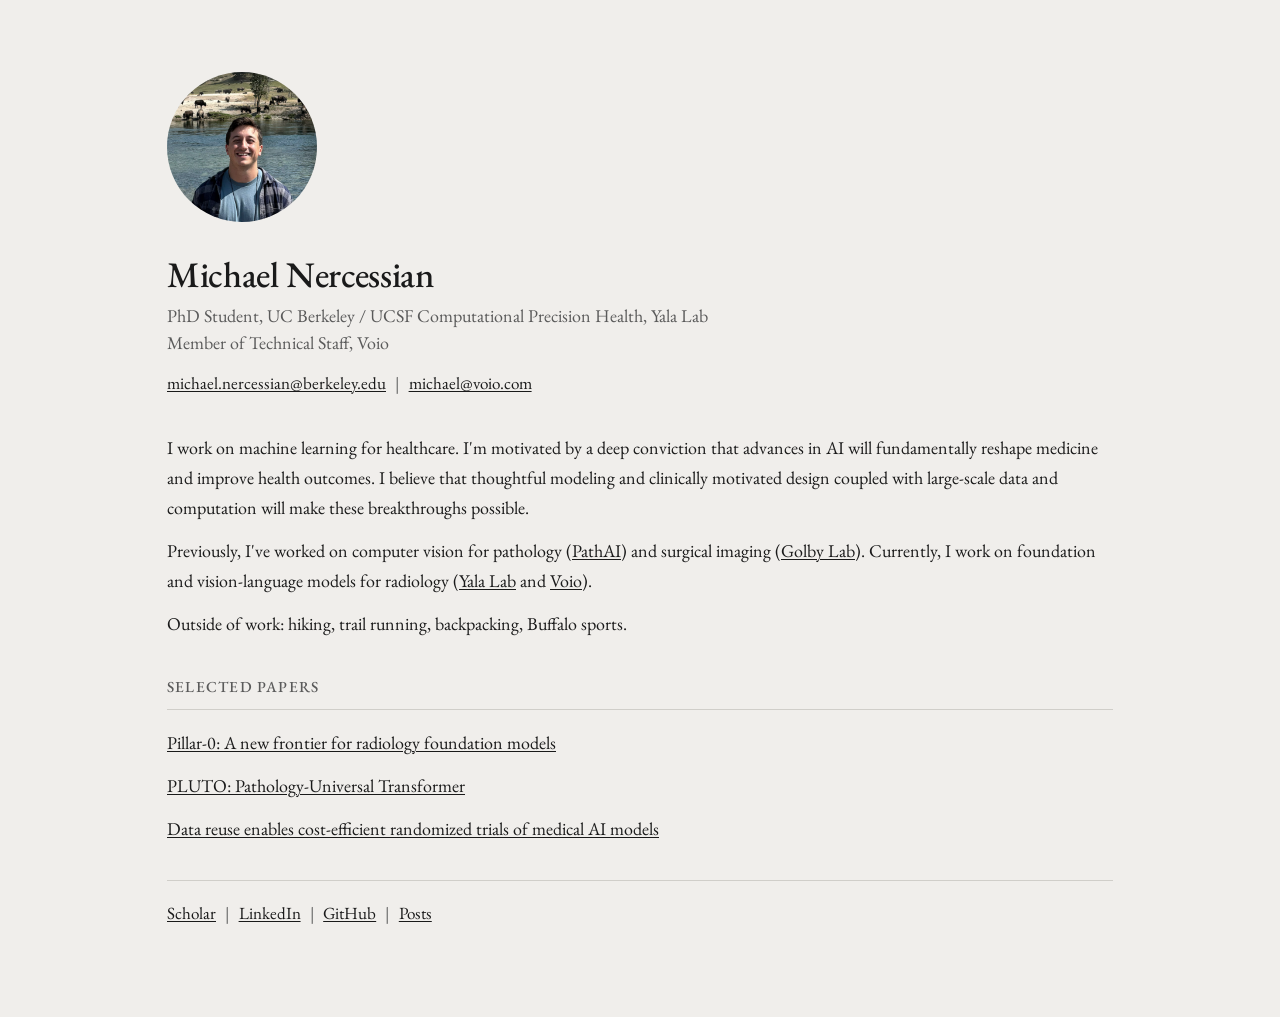
<file: index.html>
<!DOCTYPE html>
<html lang="en">
<head>
  <meta charset="UTF-8">
  <meta name="viewport" content="width=device-width, initial-scale=1.0">
  <title>Michael Nercessian</title>
  <meta name="description" content="Michael Nercessian — PhD student at UC Berkeley / UCSF, Member of Technical Staff at Voio, working on machine learning for healthcare.">
  <meta name="author" content="Michael Nercessian">
  <meta property="og:title" content="Michael Nercessian">
  <meta property="og:description" content="Michael Nercessian — PhD student at UC Berkeley / UCSF, Member of Technical Staff at Voio, working on machine learning for healthcare.">
  <meta property="og:type" content="website">
  <meta name="twitter:card" content="summary">
  <meta name="twitter:title" content="Michael Nercessian">
  <meta name="twitter:description" content="Michael Nercessian — PhD student at UC Berkeley / UCSF, Member of Technical Staff at Voio, working on machine learning for healthcare.">
  <link rel="icon" href="favicon.svg" type="image/svg+xml">
  <link rel="stylesheet" href="style.css">
  <link rel="preconnect" href="https://fonts.googleapis.com">
  <link rel="preconnect" href="https://fonts.gstatic.com" crossorigin>
  <link href="https://fonts.googleapis.com/css2?family=EB+Garamond:ital,wght@0,400;0,500;0,600;1,400;1,500&display=swap" rel="stylesheet">
</head>
<body>
  <main>
    <header>
      <img src="photo.png" alt="Michael Nercessian" class="headshot">
      <h1>Michael Nercessian</h1>
      <p class="titles">
        PhD Student, UC Berkeley / UCSF Computational Precision Health, Yala Lab<br>
        Member of Technical Staff, Voio
      </p>
      <p class="links">
        <a href="mailto:michael.nercessian@berkeley.edu">michael.nercessian@berkeley.edu</a>
        <span class="sep">|</span>
        <a href="mailto:michael@voio.com">michael@voio.com</a>
      </p>
    </header>

    <section class="bio">
      <p>
        I work on machine learning for healthcare. I'm motivated by a deep conviction that advances in AI will fundamentally reshape medicine and improve health outcomes. I believe that thoughtful modeling and clinically motivated design coupled with large-scale data and computation will make these breakthroughs possible.
      </p>
      <p>
        Previously, I've worked on computer vision for pathology (<a href="https://www.pathai.com/" target="_blank" rel="noopener noreferrer">PathAI</a>) and surgical imaging (<a href="https://golbylab.bwh.harvard.edu/" target="_blank" rel="noopener noreferrer">Golby Lab</a>). Currently, I work on foundation and vision-language models for radiology (<a href="https://www.adamyala.org/" target="_blank" rel="noopener noreferrer">Yala Lab</a> and <a href="https://www.voio.com/" target="_blank" rel="noopener noreferrer">Voio</a>).
      </p>
      <p>
        Outside of work: hiking, trail running, backpacking, Buffalo sports.
      </p>
    </section>

    <section>
      <h2>Selected Papers</h2>
      <ul class="papers-list">
        <li class="paper-item">
          <a href="https://arxiv.org/abs/2511.17803" target="_blank" rel="noopener noreferrer">Pillar-0: A new frontier for radiology foundation models</a>
          <div class="paper-preview">
            <img src="pillar0-preview.png" alt="Pillar-0 overview figure">
          </div>
        </li>
        <li class="paper-item">
          <a href="https://arxiv.org/abs/2405.07905" target="_blank" rel="noopener noreferrer">PLUTO: Pathology-Universal Transformer</a>
          <div class="paper-preview">
            <img src="pluto-preview.png" alt="PLUTO overview figure">
          </div>
        </li>
        <li class="paper-item">
          <a href="https://arxiv.org/abs/2511.08986" target="_blank" rel="noopener noreferrer">Data reuse enables cost-efficient randomized trials of medical AI models</a>
          <div class="paper-preview">
            <img src="bridge-preview.png" alt="BRIDGE trial schematic">
          </div>
        </li>
      </ul>
    </section>

    <footer>
      <hr>
      <p class="links">
        <a href="https://scholar.google.com/citations?user=CC8sHP8AAAAJ&hl=en&oi=ao" target="_blank" rel="noopener noreferrer">Scholar</a>
        <span class="sep">|</span>
        <a href="https://www.linkedin.com/in/michael-nercessian-52191514b/" target="_blank" rel="noopener noreferrer">LinkedIn</a>
        <span class="sep">|</span>
        <a href="https://github.com/mnercessian" target="_blank" rel="noopener noreferrer">GitHub</a>
        <span class="sep">|</span>
        <a href="/posts/">Posts</a>
      </p>
    </footer>
  </main>
</body>
</html>
</file>
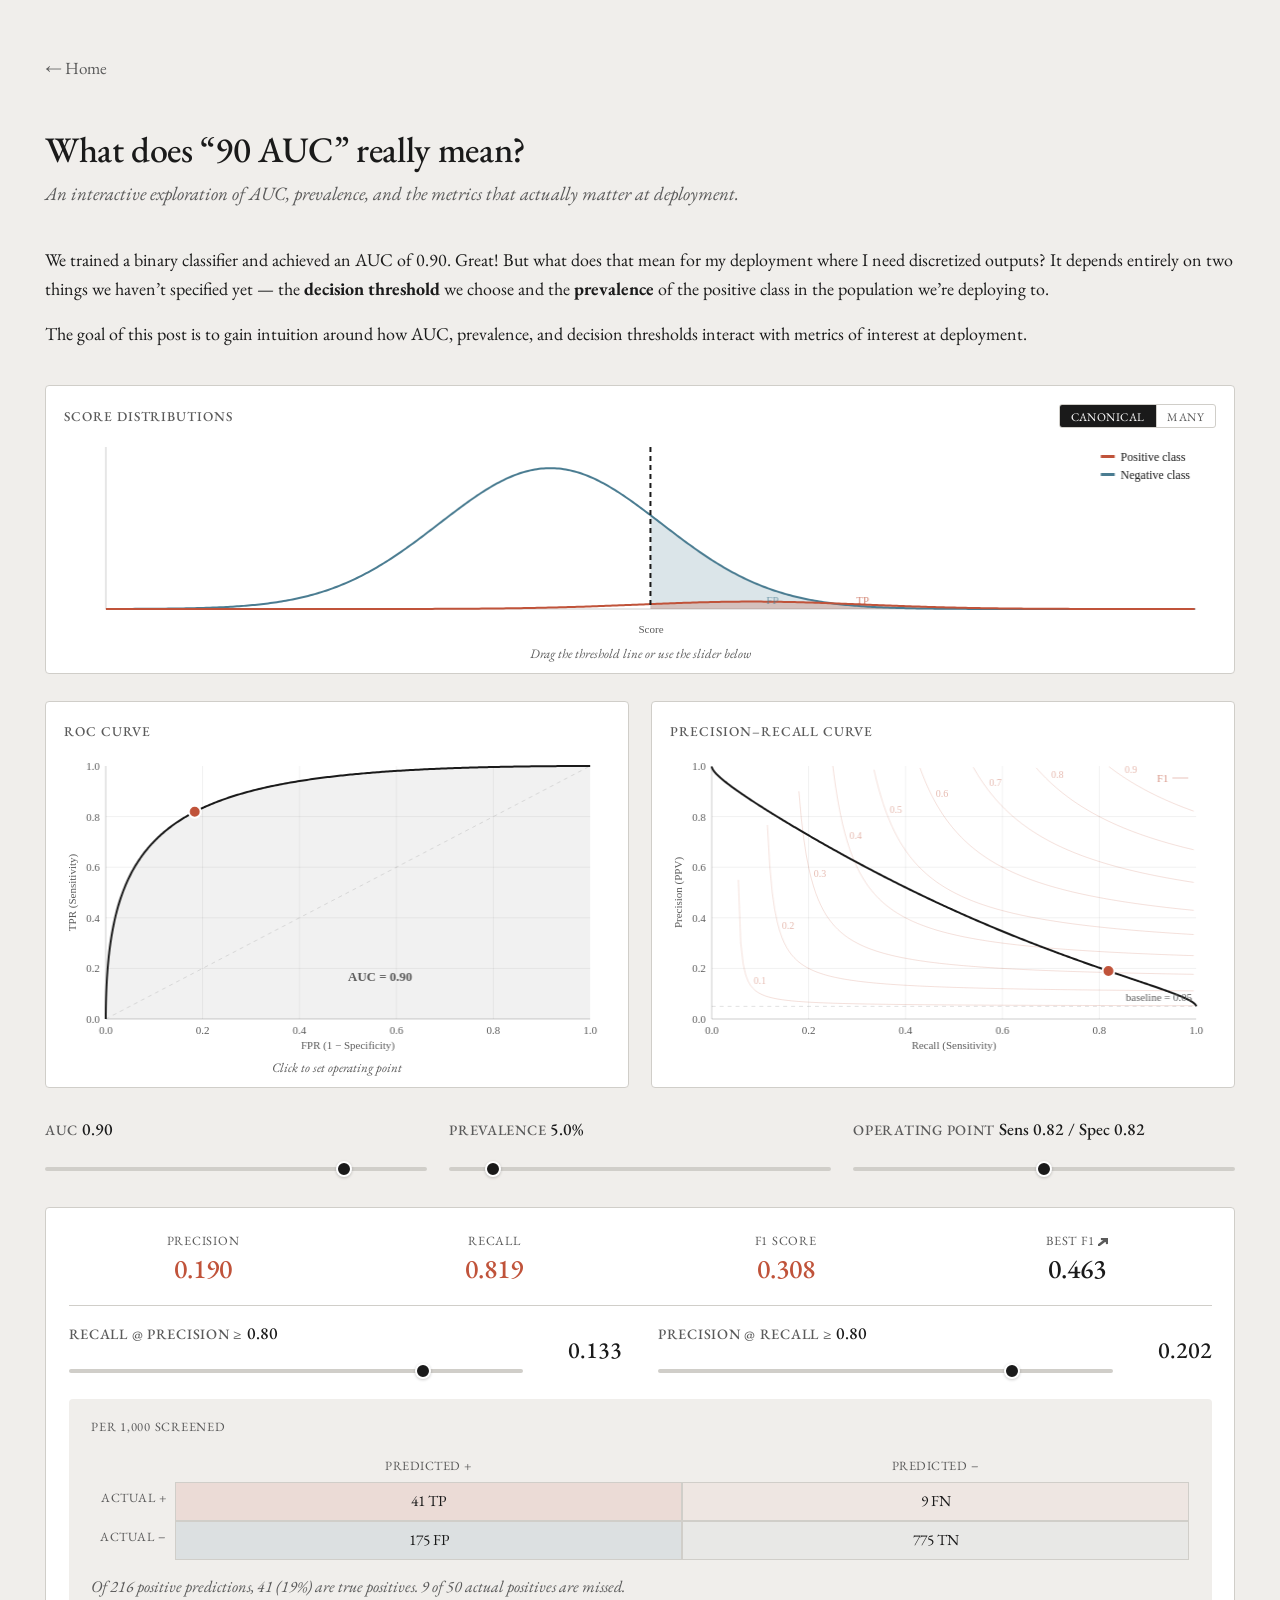
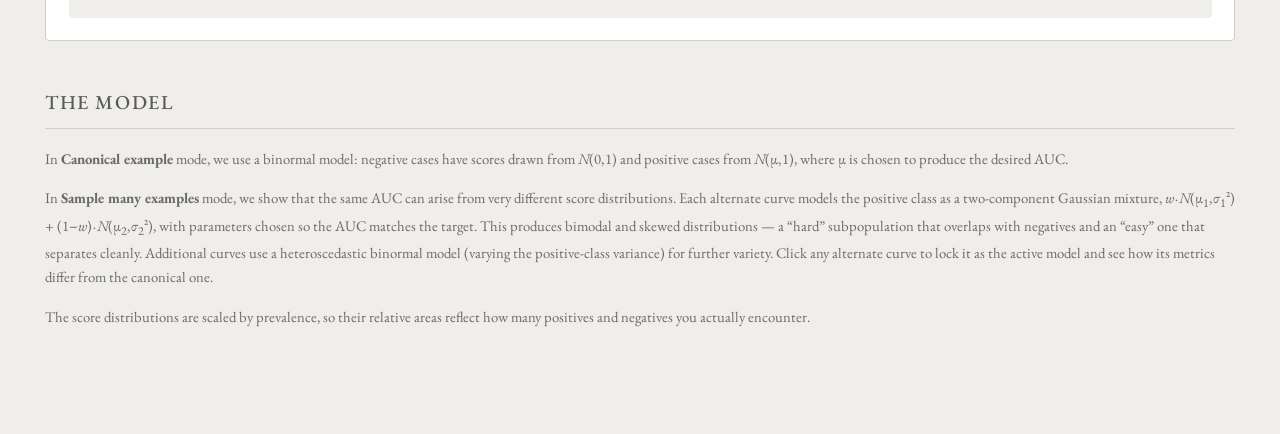
<file: auc/index.html>
<!DOCTYPE html>
<html lang="en">
<head>
  <meta charset="UTF-8">
  <meta name="viewport" content="width=device-width, initial-scale=1.0">
  <title>What does "90 AUC" really mean?</title>
  <meta name="description" content="An interactive exploration of AUC, prevalence, precision, recall, and F1.">
  <link rel="icon" href="../favicon.svg" type="image/svg+xml">
  <link rel="preconnect" href="https://fonts.googleapis.com">
  <link rel="preconnect" href="https://fonts.gstatic.com" crossorigin>
  <link href="https://fonts.googleapis.com/css2?family=EB+Garamond:ital,wght@0,400;0,500;0,600;1,400;1,500&display=swap" rel="stylesheet">
  <style>
    :root {
      --bg: #f0eeeb;
      --text: #1a1a1a;
      --text-secondary: #5a5a5a;
      --link: #1a1a1a;
      --link-hover: #5a5a5a;
      --rule: #d0cec9;
      --pos-color: #c0533a;
      --neg-color: #4a7c91;
      --pos-light: rgba(192, 83, 58, 0.25);
      --neg-light: rgba(74, 124, 145, 0.25);
      --chart-bg: #ffffff;
    }
    * { margin: 0; padding: 0; box-sizing: border-box; }
    html { font-size: 18px; }
    body {
      font-family: 'EB Garamond', Georgia, serif;
      background: var(--bg);
      color: var(--text);
      line-height: 1.65;
      -webkit-font-smoothing: antialiased;
    }
    main {
      max-width: 1400px;
      margin: 0 auto;
      padding: 3rem 2.5rem 5rem;
    }
    nav { margin-bottom: 2.5rem; font-size: 0.95rem; }
    nav a { color: var(--text-secondary); text-decoration: none; }
    nav a:hover { color: var(--text); }
    h1 {
      font-size: 2rem;
      font-weight: 500;
      letter-spacing: -0.01em;
      line-height: 1.25;
      margin-bottom: 0.3rem;
    }
    .subtitle {
      color: var(--text-secondary);
      font-size: 1.05rem;
      font-style: italic;
      margin-bottom: 2rem;
    }
    article h2 {
      font-size: 0.85rem;
      font-weight: 500;
      text-transform: uppercase;
      letter-spacing: 0.08em;
      color: var(--text-secondary);
      margin-top: 2.5rem;
      margin-bottom: 1rem;
      padding-bottom: 0.5rem;
      border-bottom: 1px solid var(--rule);
    }
    article p { margin-bottom: 0.85rem; }
    a {
      color: var(--link);
      text-decoration-thickness: 1px;
      text-underline-offset: 2px;
      transition: color 0.15s ease;
    }
    a:hover { color: var(--link-hover); }

    /* Interactive section */
    .interactive-section {
      margin: 2rem 0;
    }
    .chart-wrapper {
      margin-bottom: 1.5rem;
    }
    .chart-row {
      display: grid;
      grid-template-columns: 1fr 1fr;
      gap: 1.25rem;
      margin-bottom: 1.5rem;
    }
    .chart-box {
      background: var(--chart-bg);
      border: 1px solid var(--rule);
      border-radius: 4px;
      padding: 1rem 1rem 0.5rem;
      overflow: hidden;
      min-width: 0;
    }
    .chart-box h3 {
      font-size: 0.75rem;
      font-weight: 500;
      text-transform: uppercase;
      letter-spacing: 0.07em;
      color: var(--text-secondary);
      margin-bottom: 0.5rem;
    }
    .chart-header {
      display: flex;
      align-items: center;
      justify-content: space-between;
      margin-bottom: 0.5rem;
    }
    .chart-header h3 { margin-bottom: 0; }
    .toggle-group {
      display: inline-flex;
      border: 1px solid var(--rule);
      border-radius: 3px;
      overflow: hidden;
    }
    .toggle-btn {
      font-family: inherit;
      font-size: 0.65rem;
      text-transform: uppercase;
      letter-spacing: 0.04em;
      padding: 0.2rem 0.6rem;
      border: none;
      background: transparent;
      color: var(--text-secondary);
      cursor: pointer;
      transition: all 0.15s ease;
    }
    .toggle-btn + .toggle-btn { border-left: 1px solid var(--rule); }
    .toggle-btn.active {
      background: var(--text);
      color: var(--chart-bg);
    }
    .toggle-btn:hover:not(.active) { background: rgba(0,0,0,0.04); }
    .chart-box canvas {
      display: block;
      max-width: 100%;
      cursor: crosshair;
    }
    .chart-box .chart-note {
      font-size: 0.72rem;
      color: var(--text-secondary);
      text-align: center;
      margin-top: 0.3rem;
      font-style: italic;
    }
    .chart-box.full-width {
      grid-column: 1 / -1;
    }

    /* Controls */
    .controls {
      display: grid;
      grid-template-columns: 1fr 1fr 1fr;
      gap: 1.25rem;
      margin-bottom: 1.5rem;
    }
    .slider-group label {
      display: block;
      font-size: 0.8rem;
      font-weight: 500;
      color: var(--text-secondary);
      text-transform: uppercase;
      letter-spacing: 0.05em;
      margin-bottom: 0.4rem;
    }
    .slider-group label span {
      color: var(--text);
      font-size: 0.95rem;
      text-transform: none;
      letter-spacing: 0;
      font-variant-numeric: tabular-nums;
    }
    input[type="range"] {
      -webkit-appearance: none;
      appearance: none;
      width: 100%;
      height: 4px;
      background: var(--rule);
      border-radius: 2px;
      outline: none;
    }
    input[type="range"]::-webkit-slider-thumb {
      -webkit-appearance: none;
      appearance: none;
      width: 16px;
      height: 16px;
      border-radius: 50%;
      background: var(--text);
      cursor: pointer;
      border: 2px solid var(--chart-bg);
      box-shadow: 0 1px 3px rgba(0,0,0,0.2);
    }
    input[type="range"]::-moz-range-thumb {
      width: 16px;
      height: 16px;
      border-radius: 50%;
      background: var(--text);
      cursor: pointer;
      border: 2px solid var(--chart-bg);
      box-shadow: 0 1px 3px rgba(0,0,0,0.2);
    }

    /* Metrics panel */
    .metrics-panel {
      background: var(--chart-bg);
      border: 1px solid var(--rule);
      border-radius: 4px;
      padding: 1.25rem;
      margin-bottom: 1.5rem;
    }
    .metrics-grid {
      display: grid;
      grid-template-columns: repeat(4, 1fr);
      gap: 0.75rem 1.25rem;
      margin-bottom: 0;
      padding-bottom: 1rem;
    }
    .metric {
      text-align: center;
    }
    .metric .metric-label {
      font-size: 0.7rem;
      text-transform: uppercase;
      letter-spacing: 0.06em;
      color: var(--text-secondary);
    }
    .metric .metric-value {
      font-size: 1.5rem;
      font-weight: 500;
      font-variant-numeric: tabular-nums;
      line-height: 1.3;
    }
    .metric .metric-value.highlight {
      color: var(--pos-color);
    }
    .at-metrics {
      display: grid;
      grid-template-columns: 1fr 1fr;
      gap: 0.75rem 2rem;
      padding: 0.75rem 0;
      border-top: 1px solid var(--rule);
      margin-bottom: 0.25rem;
    }
    .at-metric-row {
      display: flex;
      align-items: center;
      gap: 1rem;
    }
    .at-metric-row .at-slider { flex: 1; }
    .at-metric-row .at-slider label {
      margin-bottom: 0.25rem;
    }
    .at-metric-row .metric {
      min-width: 4.5rem;
      text-align: right;
    }
    .at-metric-row .metric .metric-value {
      font-size: 1.3rem;
    }
    .go-link-wrap {
      position: relative;
      display: inline-block;
      vertical-align: middle;
    }
    .go-link {
      cursor: pointer;
      color: var(--text-secondary);
      display: block;
      transition: color 0.15s ease;
    }
    .go-link:hover { color: var(--text); }
    .go-link-wrap .go-tooltip {
      display: none;
      position: absolute;
      bottom: calc(100% + 8px);
      left: 50%;
      transform: translateX(-50%);
      white-space: nowrap;
      font-size: 0.8rem;
      font-weight: 400;
      text-transform: none;
      letter-spacing: 0;
      color: #fff;
      background: var(--text);
      padding: 0.2rem 0.45rem;
      border-radius: 3px;
    }
    .go-link-wrap:hover .go-tooltip { display: block; }

    /* Confusion matrix / natural language */
    .summary-box {
      background: var(--bg);
      border-radius: 4px;
      padding: 1rem 1.25rem;
      font-size: 0.9rem;
      line-height: 1.6;
    }
    .summary-box .summary-title {
      font-size: 0.7rem;
      text-transform: uppercase;
      letter-spacing: 0.06em;
      color: var(--text-secondary);
      margin-bottom: 0.4rem;
    }
    .summary-box .cm-grid {
      display: grid;
      grid-template-columns: auto 1fr 1fr;
      gap: 0;
      margin: 0.75rem 0;
      font-size: 0.85rem;
      font-variant-numeric: tabular-nums;
    }
    .cm-grid .cm-cell {
      padding: 0.35rem 0.75rem;
      text-align: center;
      border: 1px solid var(--rule);
    }
    .cm-grid .cm-header {
      font-size: 0.7rem;
      text-transform: uppercase;
      letter-spacing: 0.04em;
      color: var(--text-secondary);
      padding: 0.3rem 0.5rem;
      background: transparent;
      border: none;
      text-align: center;
    }
    .cm-grid .cm-row-header {
      font-size: 0.7rem;
      text-transform: uppercase;
      letter-spacing: 0.04em;
      color: var(--text-secondary);
      padding: 0.35rem 0.5rem;
      background: transparent;
      border: none;
      text-align: right;
    }
    .cm-cell.tp { background: rgba(192, 83, 58, 0.12); }
    .cm-cell.fn { background: rgba(192, 83, 58, 0.05); }
    .cm-cell.fp { background: rgba(74, 124, 145, 0.12); }
    .cm-cell.tn { background: rgba(74, 124, 145, 0.05); }
    .summary-punchline {
      margin-top: 0.5rem;
      font-style: italic;
      color: var(--text-secondary);
    }

    footer {
      margin-top: 3rem;
    }
    footer hr {
      border: none;
      border-top: 1px solid var(--rule);
      margin-bottom: 1rem;
    }
    footer .links {
      color: var(--text-secondary);
      font-size: 0.95rem;
    }
    .sep {
      color: var(--text-secondary);
      margin: 0 0.35rem;
    }

    .dist-legend-inline {
      display: none;
      align-items: center;
      gap: 0.4rem;
      font-size: 0.85rem;
      color: var(--text-secondary);
      margin-left: auto;
    }
    .legend-swatch {
      display: inline-block;
      width: 12px;
      height: 3px;
      border-radius: 1px;
    }
    .legend-swatch.pos { background: #c0533a; }
    .legend-swatch.neg { background: #4a7c91; }

    @media (max-width: 700px) {
      html { font-size: 16px; }
      main { padding: 2.5rem 1.25rem 4rem; }
      .chart-header { flex-wrap: wrap; gap: 0.4rem; }
      .dist-legend-inline { display: flex; }
      .chart-row { grid-template-columns: 1fr; }
      .controls { grid-template-columns: 1fr; gap: 1rem; }
      .metrics-grid { grid-template-columns: repeat(2, 1fr); }
      .at-metrics { grid-template-columns: 1fr; }
    }
  </style>
</head>
<body>
  <main>
    <nav><a href="../index.html">← Home</a></nav>

    <article>
      <h1>What does &ldquo;90 AUC&rdquo; really mean?</h1>
      <p class="subtitle">An interactive exploration of AUC, prevalence, and the metrics that actually matter at deployment.</p>

      <p>
        We trained a binary classifier and achieved an AUC of 0.90. Great! But what does that mean for my deployment where I need discretized outputs? It depends entirely on two things we haven&rsquo;t specified yet &mdash; the <strong>decision threshold</strong> we choose and the <strong>prevalence</strong> of the positive class in the population we&rsquo;re deploying to.
      </p>
      <p>
        The goal of this post is to gain intuition around how AUC, prevalence, and decision thresholds interact with metrics of interest at deployment.
      </p>

      <div class="interactive-section">
        <div class="chart-row">
          <div class="chart-box full-width">
            <div class="chart-header">
              <h3>Score Distributions</h3>
              <div class="toggle-group" id="dist-toggle">
                <button class="toggle-btn active" data-value="canonical">Canonical</button>
                <button class="toggle-btn" data-value="sample">Many</button>
              </div>
              <div class="dist-legend-inline">
                <span class="legend-swatch pos"></span> Positive
                <span class="legend-swatch neg"></span> Negative
              </div>
            </div>
            <canvas id="dist-canvas" data-height="200"></canvas>
            <div class="chart-note">Drag the threshold line or use the slider below</div>
          </div>
        </div>
        <div class="chart-row">
          <div class="chart-box">
            <h3>ROC Curve</h3>
            <canvas id="roc-canvas" data-height="300"></canvas>
            <div class="chart-note">Click to set operating point</div>
          </div>
          <div class="chart-box">
            <h3>Precision–Recall Curve</h3>
            <canvas id="prc-canvas" data-height="300"></canvas>
          </div>
        </div>

        <div class="controls">
          <div class="slider-group">
            <label>AUC <span id="auc-val">0.90</span></label>
            <input type="range" id="auc-slider" min="55" max="99" value="90" step="1">
          </div>
          <div class="slider-group">
            <label>Prevalence <span id="prev-val">5.0%</span></label>
            <input type="range" id="prev-slider" min="1" max="500" value="50" step="1">
          </div>
          <div class="slider-group">
            <label>Operating Point <span id="thresh-val"></span></label>
            <input type="range" id="thresh-slider" min="0" max="999" value="500" step="1">
          </div>
        </div>

        <div class="metrics-panel">
          <div class="metrics-grid">
            <div class="metric">
              <div class="metric-label">Precision</div>
              <div class="metric-value highlight" id="m-prec">—</div>
            </div>
            <div class="metric">
              <div class="metric-label">Recall</div>
              <div class="metric-value highlight" id="m-sens">—</div>
            </div>
            <div class="metric">
              <div class="metric-label">F1 Score</div>
              <div class="metric-value highlight" id="m-f1">—</div>
            </div>
            <div class="metric">
              <div class="metric-label">Best F1 <span class="go-link-wrap"><svg class="go-link" id="go-best-f1" width="10" height="8" viewBox="0 0 10 8"><path d="M1 7L9 1M9 1H4M9 1V5" stroke="currentColor" stroke-width="2.5" stroke-linecap="round" stroke-linejoin="round" fill="none"/></svg><span class="go-tooltip">Go to threshold</span></span></div>
              <div class="metric-value" id="m-best-f1">—</div>
            </div>
          </div>
          <div class="at-metrics">
            <div class="at-metric-row">
              <div class="slider-group at-slider">
                <label>Recall @ Precision &ge; <span id="rap-threshold-val">0.80</span></label>
                <input type="range" id="rap-slider" min="5" max="100" value="80" step="5">
              </div>
              <div class="metric">
                <div class="metric-value" id="m-rap">—</div>
              </div>
            </div>
            <div class="at-metric-row">
              <div class="slider-group at-slider">
                <label>Precision @ Recall &ge; <span id="par-threshold-val">0.80</span></label>
                <input type="range" id="par-slider" min="5" max="100" value="80" step="5">
              </div>
              <div class="metric">
                <div class="metric-value" id="m-par">—</div>
              </div>
            </div>
          </div>
          <div class="summary-box">
            <div class="summary-title">Per 1,000 Screened</div>
            <div class="cm-grid">
              <div class="cm-header"></div>
              <div class="cm-header">Predicted +</div>
              <div class="cm-header">Predicted −</div>
              <div class="cm-row-header">Actual +</div>
              <div class="cm-cell tp" id="cm-tp">—</div>
              <div class="cm-cell fn" id="cm-fn">—</div>
              <div class="cm-row-header">Actual −</div>
              <div class="cm-cell fp" id="cm-fp">—</div>
              <div class="cm-cell tn" id="cm-tn">—</div>
            </div>
            <div class="summary-punchline" id="summary-text"></div>
          </div>
        </div>
      </div>

      <div style="font-size: 0.82rem; color: #6a6a6a;">
      <h2 style="font-size: 1.1rem;">The Model</h2>
      <p>
        In <strong>Canonical example</strong> mode, we use a binormal model: negative cases have scores drawn from <var>N</var>(0,&thinsp;1) and positive cases from <var>N</var>(&mu;,&thinsp;1), where &mu; is chosen to produce the desired AUC.
      </p>
      <p>
        In <strong>Sample many examples</strong> mode, we show that the same AUC can arise from very different score distributions. Each alternate curve models the positive class as a two-component Gaussian mixture, <var>w</var>&thinsp;&middot;&thinsp;<var>N</var>(&mu;<sub>1</sub>,&thinsp;&sigma;<sub>1</sub>&sup2;) + (1&minus;<var>w</var>)&thinsp;&middot;&thinsp;<var>N</var>(&mu;<sub>2</sub>,&thinsp;&sigma;<sub>2</sub>&sup2;), with parameters chosen so the AUC matches the target. This produces bimodal and skewed distributions &mdash; a &ldquo;hard&rdquo; subpopulation that overlaps with negatives and an &ldquo;easy&rdquo; one that separates cleanly. Additional curves use a heteroscedastic binormal model (varying the positive-class variance) for further variety. Click any alternate curve to lock it as the active model and see how its metrics differ from the canonical one.
      </p>
      <p>
        The score distributions are scaled by prevalence, so their relative areas reflect how many positives and negatives you actually encounter.
      </p>
      </div>

    </article>
  </main>

<script>
(function() {
  'use strict';

  // ── State ──────────────────────────────────────────────
  const N = 1000;
  const N_ALT = 50;
  const state = { auc: 0.90, prevalence: 0.05, idx: 500, showMultiple: false, hoveredAlt: -1, selectedAlt: -1 };
  let curveData = [];
  let altCurves = [];

  // ── Math utilities ─────────────────────────────────────
  function normalCDF(x) {
    const a1 = 0.254829592, a2 = -0.284496736, a3 = 1.421413741;
    const a4 = -1.453152027, a5 = 1.061405429, p = 0.3275911;
    const sign = x < 0 ? -1 : 1;
    const ax = Math.abs(x) / Math.SQRT2;
    const t = 1.0 / (1.0 + p * ax);
    const y = 1 - (((((a5 * t + a4) * t) + a3) * t + a2) * t + a1) * t * Math.exp(-ax * ax);
    return 0.5 * (1.0 + sign * y);
  }

  function normalPDF(x) {
    return Math.exp(-0.5 * x * x) / Math.sqrt(2 * Math.PI);
  }

  function normalInvCDF(p) {
    if (p <= 0) return -Infinity;
    if (p >= 1) return Infinity;
    const a = [-3.969683028665376e+01,2.209460984245205e+02,-2.759285104469687e+02,
               1.383577518672690e+02,-3.066479806614716e+01,2.506628277459239e+00];
    const b = [-5.447609879822406e+01,1.615858368580409e+02,-1.556989798598866e+02,
               6.680131188771972e+01,-1.328068155288572e+01];
    const c = [-7.784894002430293e-03,-3.223964580411365e-01,-2.400758277161838e+00,
               -2.549732539343734e+00,4.374664141464968e+00,2.938163982698783e+00];
    const d = [7.784695709041462e-03,3.224671290700398e-01,2.445134137142996e+00,3.754408661907416e+00];
    const pLow = 0.02425, pHigh = 1 - pLow;
    let q, r;
    if (p < pLow) {
      q = Math.sqrt(-2 * Math.log(p));
      return (((((c[0]*q+c[1])*q+c[2])*q+c[3])*q+c[4])*q+c[5]) / ((((d[0]*q+d[1])*q+d[2])*q+d[3])*q+1);
    } else if (p <= pHigh) {
      q = p - 0.5; r = q * q;
      return (((((a[0]*r+a[1])*r+a[2])*r+a[3])*r+a[4])*r+a[5])*q / (((((b[0]*r+b[1])*r+b[2])*r+b[3])*r+b[4])*r+1);
    } else {
      q = Math.sqrt(-2 * Math.log(1 - p));
      return -(((((c[0]*q+c[1])*q+c[2])*q+c[3])*q+c[4])*q+c[5]) / ((((d[0]*q+d[1])*q+d[2])*q+d[3])*q+1);
    }
  }

  function aucToMu(auc) {
    return Math.SQRT2 * normalInvCDF(auc);
  }

  function mixturePDF(x, w, mu1, s1, mu2, s2) {
    return w * normalPDF((x - mu1) / s1) / s1 + (1 - w) * normalPDF((x - mu2) / s2) / s2;
  }

  function mixtureCDF(x, w, mu1, s1, mu2, s2) {
    return w * normalCDF((x - mu1) / s1) + (1 - w) * normalCDF((x - mu2) / s2);
  }

  function computeAUC(points) {
    let auc = 0;
    for (let i = 1; i < points.length; i++) {
      const dx = points[i].fpr - points[i - 1].fpr;
      auc += 0.5 * (points[i].tpr + points[i - 1].tpr) * dx;
    }
    return Math.abs(auc);
  }

  // ── Curve generation ───────────────────────────────────
  function generateCurve() {
    const mu = aucToMu(state.auc);
    const tMin = -4, tMax = mu + 4;
    curveData = [];
    for (let i = 0; i < N; i++) {
      const t = tMax - (i / (N - 1)) * (tMax - tMin);
      const fpr = 1 - normalCDF(t);
      const tpr = 1 - normalCDF(t - mu);
      curveData.push({ t, fpr, tpr });
    }
    generateAltCurves();
  }

  function generateAltCurves() {
    altCurves = [];
    var targetAUC = state.auc;
    var canonMu = aucToMu(targetAUC);
    var tolerance = 0.005;

    function makePoints(w, mu1, s1, mu2, s2) {
      var upper = Math.max(mu1 + 4 * s1, mu2 + 4 * s2);
      var tMin = -4, tMax = Math.max(upper, 4);
      var pts = [];
      for (var i = 0; i < N; i++) {
        var t = tMax - (i / (N - 1)) * (tMax - tMin);
        var fpr = 1 - normalCDF(t);
        var tpr = 1 - mixtureCDF(t, w, mu1, s1, mu2, s2);
        pts.push({ t: t, fpr: fpr, tpr: tpr });
      }
      return pts;
    }

    var pool = [];

    // Mixture candidates (mu1 scales with canonical mu for feasibility)
    var wVals = [0.08, 0.15, 0.25, 0.35, 0.45, 0.55];
    var s1Vals = [0.4, 0.7, 1.0, 1.5, 2.0];
    var mu1Fracs = [0.1, 0.3, 0.5, 0.7];
    var s2Val = 1.0;

    for (var wi = 0; wi < wVals.length; wi++) {
      for (var si = 0; si < s1Vals.length; si++) {
        for (var mi = 0; mi < mu1Fracs.length; mi++) {
          var w = wVals[wi], s1 = s1Vals[si];
          var mu1 = mu1Fracs[mi] * canonMu;
          var auc1 = normalCDF(mu1 / Math.sqrt(1 + s1 * s1));
          var maxAUC = w * auc1 + (1 - w);
          if (maxAUC < targetAUC + 0.01) continue;

          var lo = -2, hi = 20;
          for (var iter = 0; iter < 40; iter++) {
            var mid = (lo + hi) / 2;
            var pts = makePoints(w, mu1, s1, mid, s2Val);
            if (computeAUC(pts) < targetAUC) lo = mid;
            else hi = mid;
          }
          var mu2 = (lo + hi) / 2;
          var points = makePoints(w, mu1, s1, mu2, s2Val);
          if (Math.abs(computeAUC(points) - targetAUC) > tolerance) continue;
          pool.push({ w: w, mu1: mu1, s1: s1, mu2: mu2, s2: s2Val, points: points });
        }
      }
    }

    // Heteroscedastic binormal candidates (always feasible)
    var sigmaMin = 0.4, sigmaMax = 2.5, nBinormal = 25;
    for (var k = 0; k < nBinormal; k++) {
      var sigma = sigmaMin + (k / (nBinormal - 1)) * (sigmaMax - sigmaMin);
      var mu = Math.sqrt(1 + sigma * sigma) * normalInvCDF(targetAUC);
      var tMin = -4, tMax = mu + 4 * sigma;
      var pts = [];
      for (var i = 0; i < N; i++) {
        var t = tMax - (i / (N - 1)) * (tMax - tMin);
        pts.push({ t: t, fpr: 1 - normalCDF(t), tpr: 1 - normalCDF((t - mu) / sigma) });
      }
      pool.push({ w: 1.0, mu1: mu, s1: sigma, mu2: mu, s2: sigma, points: pts });
    }

    // Evenly subsample N_ALT from pool
    if (pool.length <= N_ALT) {
      altCurves = pool;
    } else {
      for (var k = 0; k < N_ALT; k++) {
        altCurves.push(pool[Math.round(k * (pool.length - 1) / (N_ALT - 1))]);
      }
    }
  }

  // ── Metric computation ─────────────────────────────────
  function getMetrics(idx, prev, points) {
    const pt = (points || curveData)[idx];
    const tpr = pt.tpr, fpr = pt.fpr;
    const spec = 1 - fpr;
    const precNum = tpr * prev;
    const precDen = precNum + fpr * (1 - prev);
    const prec = precDen > 0 ? precNum / precDen : 1;
    const f1 = (prec + tpr) > 0 ? 2 * prec * tpr / (prec + tpr) : 0;
    const npvNum = spec * (1 - prev);
    const npvDen = npvNum + (1 - tpr) * prev;
    const npv = npvDen > 0 ? npvNum / npvDen : 1;
    const acc = tpr * prev + spec * (1 - prev);
    return { tpr, fpr, spec, prec, f1, npv, acc };
  }

  function findBestF1(prev, points) {
    let bestF1 = 0, bestIdx = 0;
    for (let i = 0; i < N; i++) {
      const m = getMetrics(i, prev, points);
      if (m.f1 > bestF1) { bestF1 = m.f1; bestIdx = i; }
    }
    return { f1: bestF1, idx: bestIdx };
  }

  function getActivePoints() {
    return state.selectedAlt >= 0 ? altCurves[state.selectedAlt].points : curveData;
  }

  // ── Canvas setup ───────────────────────────────────────
  function initCanvas(canvas) {
    const dpr = window.devicePixelRatio || 1;
    canvas.style.width = '0';
    const w = canvas.parentElement.clientWidth - 32;
    const h = parseInt(canvas.dataset.height) || 300;
    canvas.style.width = w + 'px';
    canvas.style.height = h + 'px';
    canvas.width = w * dpr;
    canvas.height = h * dpr;
    const ctx = canvas.getContext('2d');
    ctx.scale(dpr, dpr);
    return { ctx, w, h };
  }

  const pad = { top: 15, right: 20, bottom: 32, left: 42 };

  function plotX(val, w) { return pad.left + val * (w - pad.left - pad.right); }
  function plotY(val, h) { return pad.top + (1 - val) * (h - pad.top - pad.bottom); }
  function invPlotX(px, w) { return (px - pad.left) / (w - pad.left - pad.right); }
  function invPlotY(py, h) { return 1 - (py - pad.top) / (h - pad.top - pad.bottom); }

  function drawGrid(ctx, w, h, xLabel, yLabel) {
    const pw = w - pad.left - pad.right;
    const ph = h - pad.top - pad.bottom;
    ctx.strokeStyle = 'rgba(0,0,0,0.06)';
    ctx.lineWidth = 1;
    for (let v = 0.2; v <= 0.81; v += 0.2) {
      ctx.beginPath();
      ctx.moveTo(plotX(v, w), pad.top);
      ctx.lineTo(plotX(v, w), h - pad.bottom);
      ctx.stroke();
      ctx.beginPath();
      ctx.moveTo(pad.left, plotY(v, h));
      ctx.lineTo(w - pad.right, plotY(v, h));
      ctx.stroke();
    }
    // Axes
    ctx.strokeStyle = 'rgba(0,0,0,0.2)';
    ctx.lineWidth = 1;
    ctx.beginPath();
    ctx.moveTo(pad.left, pad.top);
    ctx.lineTo(pad.left, h - pad.bottom);
    ctx.lineTo(w - pad.right, h - pad.bottom);
    ctx.stroke();
    // Labels
    ctx.fillStyle = '#5a5a5a';
    ctx.font = '11px "EB Garamond", Georgia, serif';
    ctx.textAlign = 'center';
    for (let v = 0; v <= 1.01; v += 0.2) {
      ctx.fillText(v.toFixed(1), plotX(v, w), h - pad.bottom + 15);
    }
    ctx.textAlign = 'right';
    for (let v = 0; v <= 1.01; v += 0.2) {
      ctx.fillText(v.toFixed(1), pad.left - 6, plotY(v, h) + 4);
    }
    ctx.textAlign = 'center';
    ctx.fillText(xLabel, pad.left + pw / 2, h - 2);
    ctx.save();
    ctx.translate(12, pad.top + ph / 2);
    ctx.rotate(-Math.PI / 2);
    ctx.fillText(yLabel, 0, 0);
    ctx.restore();
  }

  // ── Draw score distributions ───────────────────────────
  function drawDistributions() {
    const canvas = document.getElementById('dist-canvas');
    const { ctx, w, h } = initCanvas(canvas);
    ctx.clearRect(0, 0, w, h);

    const mu = aucToMu(state.auc);
    const prev = state.prevalence;
    const threshold = curveData[state.idx].t;

    let xMin = -4, xMax = mu + 4;
    if (state.showMultiple) {
      for (let k = 0; k < altCurves.length; k++) {
        const ac = altCurves[k];
        xMax = Math.max(xMax, ac.mu1 + 4 * ac.s1, ac.mu2 + 4 * ac.s2);
      }
    }
    const dPad = { top: 10, right: 20, bottom: 28, left: 42 };
    const pw = w - dPad.left - dPad.right;
    const ph = h - dPad.top - dPad.bottom;

    function toX(v) { return dPad.left + (v - xMin) / (xMax - xMin) * pw; }
    function toY(v) { return dPad.top + ph - v / yMax * ph; }
    function fromX(px) { return xMin + (px - dPad.left) / pw * (xMax - xMin); }

    // Compute max y for scaling
    let yMax = 0;
    for (let x = xMin; x <= xMax; x += 0.01) {
      const yNeg = normalPDF(x) * (1 - prev);
      const yPos = normalPDF(x - mu) * prev;
      yMax = Math.max(yMax, yNeg, yPos);
    }
    if (state.showMultiple) {
      for (let k = 0; k < altCurves.length; k++) {
        const ac = altCurves[k];
        for (let x = xMin; x <= xMax; x += 0.1) {
          yMax = Math.max(yMax, mixturePDF(x, ac.w, ac.mu1, ac.s1, ac.mu2, ac.s2) * prev);
        }
      }
    }
    yMax *= 1.15;

    // Axes
    ctx.strokeStyle = 'rgba(0,0,0,0.2)';
    ctx.lineWidth = 1;
    ctx.beginPath();
    ctx.moveTo(dPad.left, dPad.top);
    ctx.lineTo(dPad.left, h - dPad.bottom);
    ctx.lineTo(w - dPad.right, h - dPad.bottom);
    ctx.stroke();

    ctx.fillStyle = '#5a5a5a';
    ctx.font = '11px "EB Garamond", Georgia, serif';
    ctx.textAlign = 'center';
    ctx.fillText('Score', dPad.left + pw / 2, h - 4);

    const step = 0.02;

    // Alternate positive distributions (10% opacity, highlighted/selected drawn later)
    if (state.showMultiple) {
      for (let k = 0; k < altCurves.length; k++) {
        if (k === state.hoveredAlt || k === state.selectedAlt) continue;
        const ac = altCurves[k];
        ctx.strokeStyle = 'rgba(192, 83, 58, 0.10)';
        ctx.lineWidth = 1.5;
        ctx.beginPath();
        for (let x = xMin; x <= xMax; x += step) {
          const val = mixturePDF(x, ac.w, ac.mu1, ac.s1, ac.mu2, ac.s2) * prev;
          const px = toX(x), py = toY(val);
          x === xMin ? ctx.moveTo(px, py) : ctx.lineTo(px, py);
        }
        ctx.stroke();
      }
    }

    // FP fill (negative dist, above threshold)
    ctx.fillStyle = 'rgba(74, 124, 145, 0.2)';
    ctx.beginPath();
    ctx.moveTo(toX(Math.max(threshold, xMin)), toY(0));
    for (let x = Math.max(threshold, xMin); x <= xMax; x += step) {
      ctx.lineTo(toX(x), toY(normalPDF(x) * (1 - prev)));
    }
    ctx.lineTo(toX(xMax), toY(0));
    ctx.closePath();
    ctx.fill();

    // TP fill (positive dist, above threshold)
    ctx.fillStyle = 'rgba(192, 83, 58, 0.25)';
    ctx.beginPath();
    ctx.moveTo(toX(Math.max(threshold, xMin)), toY(0));
    for (let x = Math.max(threshold, xMin); x <= xMax; x += step) {
      ctx.lineTo(toX(x), toY(normalPDF(x - mu) * prev));
    }
    ctx.lineTo(toX(xMax), toY(0));
    ctx.closePath();
    ctx.fill();

    // Negative dist curve
    ctx.strokeStyle = '#4a7c91';
    ctx.lineWidth = 2;
    ctx.beginPath();
    for (let x = xMin; x <= xMax; x += step) {
      const px = toX(x), py = toY(normalPDF(x) * (1 - prev));
      x === xMin ? ctx.moveTo(px, py) : ctx.lineTo(px, py);
    }
    ctx.stroke();

    // Positive dist curve (dimmed when an alt is selected)
    ctx.strokeStyle = (state.showMultiple && state.selectedAlt >= 0) ? 'rgba(192, 83, 58, 0.10)' : '#c0533a';
    ctx.lineWidth = (state.showMultiple && state.selectedAlt >= 0) ? 1.5 : 2;
    ctx.beginPath();
    for (let x = xMin; x <= xMax; x += step) {
      const px = toX(x), py = toY(normalPDF(x - mu) * prev);
      x === xMin ? ctx.moveTo(px, py) : ctx.lineTo(px, py);
    }
    ctx.stroke();

    // Threshold line
    const tx = toX(threshold);
    ctx.strokeStyle = '#1a1a1a';
    ctx.lineWidth = 2;
    ctx.setLineDash([5, 4]);
    ctx.beginPath();
    ctx.moveTo(tx, dPad.top);
    ctx.lineTo(tx, h - dPad.bottom);
    ctx.stroke();
    ctx.setLineDash([]);

    // Legend (skip on small screens where inline HTML legend is shown)
    if (window.innerWidth > 700) {
      ctx.font = '12px "EB Garamond", Georgia, serif';
      ctx.textAlign = 'left';
      const legendW = 20 + Math.max(ctx.measureText('Positive class').width, ctx.measureText('Negative class').width);
      const lx = w - dPad.right - legendW - 6, ly = dPad.top + 14;
      ctx.fillStyle = '#c0533a';
      ctx.fillRect(lx, ly - 6, 14, 3);
      ctx.fillStyle = '#1a1a1a';
      ctx.fillText('Positive class', lx + 20, ly);
      ctx.fillStyle = '#4a7c91';
      ctx.fillRect(lx, ly + 12, 14, 3);
      ctx.fillStyle = '#1a1a1a';
      ctx.fillText('Negative class', lx + 20, ly + 18);
    }

    // Region labels
    ctx.font = '11px "EB Garamond", Georgia, serif';
    ctx.textAlign = 'center';
    ctx.fillStyle = 'rgba(192, 83, 58, 0.7)';
    const tpLabelX = toX(Math.min(threshold + (xMax - threshold) * 0.5, mu + 1));
    if (tpLabelX > tx + 15) ctx.fillText('TP', tpLabelX, h - dPad.bottom - 5);
    ctx.fillStyle = 'rgba(74, 124, 145, 0.7)';
    const fpLabelX = toX(Math.min(threshold + (xMax - threshold) * 0.35, 2));
    if (fpLabelX > tx + 15 && Math.abs(fpLabelX - tpLabelX) > 25) ctx.fillText('FP', fpLabelX, h - dPad.bottom - 5);

    // Selected alternate distribution (full opacity, replaces canonical)
    if (state.showMultiple && state.selectedAlt >= 0) {
      const ac = altCurves[state.selectedAlt];
      ctx.strokeStyle = '#c0533a';
      ctx.lineWidth = 2;
      ctx.beginPath();
      for (let x = xMin; x <= xMax; x += step) {
        const val = mixturePDF(x, ac.w, ac.mu1, ac.s1, ac.mu2, ac.s2) * prev;
        const px = toX(x), py = toY(val);
        x === xMin ? ctx.moveTo(px, py) : ctx.lineTo(px, py);
      }
      ctx.stroke();
    }

    // Highlighted alternate distribution
    if (state.showMultiple && state.hoveredAlt >= 0 && state.hoveredAlt !== state.selectedAlt) {
      const ac = altCurves[state.hoveredAlt];
      ctx.strokeStyle = 'rgba(192, 83, 58, 0.6)';
      ctx.lineWidth = 2;
      ctx.beginPath();
      for (let x = xMin; x <= xMax; x += step) {
        const val = mixturePDF(x, ac.w, ac.mu1, ac.s1, ac.mu2, ac.s2) * prev;
        const px = toX(x), py = toY(val);
        x === xMin ? ctx.moveTo(px, py) : ctx.lineTo(px, py);
      }
      ctx.stroke();
    }

    // Store for interaction
    canvas._distMeta = { fromX, toX, xMin, xMax, dPad };
  }

  // ── Draw ROC curve ─────────────────────────────────────
  function drawROC() {
    const canvas = document.getElementById('roc-canvas');
    const { ctx, w, h } = initCanvas(canvas);
    ctx.clearRect(0, 0, w, h);

    drawGrid(ctx, w, h, 'FPR (1 − Specificity)', 'TPR (Sensitivity)');

    // Diagonal
    ctx.strokeStyle = 'rgba(0,0,0,0.12)';
    ctx.lineWidth = 1;
    ctx.setLineDash([4, 4]);
    ctx.beginPath();
    ctx.moveTo(plotX(0, w), plotY(0, h));
    ctx.lineTo(plotX(1, w), plotY(1, h));
    ctx.stroke();
    ctx.setLineDash([]);

    // Alternate ROC curves (10% opacity, highlighted/selected drawn later)
    if (state.showMultiple) {
      ctx.strokeStyle = 'rgba(26, 26, 26, 0.10)';
      ctx.lineWidth = 1.5;
      for (let k = 0; k < altCurves.length; k++) {
        if (k === state.hoveredAlt || k === state.selectedAlt) continue;
        const pts = altCurves[k].points;
        ctx.beginPath();
        ctx.moveTo(plotX(pts[0].fpr, w), plotY(pts[0].tpr, h));
        for (let i = 1; i < N; i++) {
          ctx.lineTo(plotX(pts[i].fpr, w), plotY(pts[i].tpr, h));
        }
        ctx.stroke();
      }
    }

    // AUC fill
    ctx.fillStyle = 'rgba(26, 26, 26, 0.06)';
    ctx.beginPath();
    ctx.moveTo(plotX(curveData[0].fpr, w), plotY(curveData[0].tpr, h));
    for (let i = 1; i < N; i++) {
      ctx.lineTo(plotX(curveData[i].fpr, w), plotY(curveData[i].tpr, h));
    }
    ctx.lineTo(plotX(1, w), plotY(0, h));
    ctx.lineTo(plotX(0, w), plotY(0, h));
    ctx.closePath();
    ctx.fill();

    // Curve (dimmed when an alt is selected)
    ctx.strokeStyle = (state.showMultiple && state.selectedAlt >= 0) ? 'rgba(26, 26, 26, 0.10)' : '#1a1a1a';
    ctx.lineWidth = (state.showMultiple && state.selectedAlt >= 0) ? 1.5 : 2;
    ctx.beginPath();
    ctx.moveTo(plotX(curveData[0].fpr, w), plotY(curveData[0].tpr, h));
    for (let i = 1; i < N; i++) {
      ctx.lineTo(plotX(curveData[i].fpr, w), plotY(curveData[i].tpr, h));
    }
    ctx.stroke();

    // AUC label
    ctx.fillStyle = '#5a5a5a';
    ctx.font = 'bold 13px "EB Garamond", Georgia, serif';
    ctx.textAlign = 'left';
    ctx.fillText('AUC = ' + state.auc.toFixed(2), plotX(0.5, w), plotY(0.15, h));

    // Highlighted alternate ROC curve
    if (state.showMultiple && state.hoveredAlt >= 0 && state.hoveredAlt !== state.selectedAlt) {
      const pts = altCurves[state.hoveredAlt].points;
      ctx.strokeStyle = 'rgba(26, 26, 26, 0.55)';
      ctx.lineWidth = 2.5;
      ctx.beginPath();
      ctx.moveTo(plotX(pts[0].fpr, w), plotY(pts[0].tpr, h));
      for (let i = 1; i < N; i++) {
        ctx.lineTo(plotX(pts[i].fpr, w), plotY(pts[i].tpr, h));
      }
      ctx.stroke();
    }

    // Selected alt curve (full opacity, replaces canonical)
    if (state.showMultiple && state.selectedAlt >= 0) {
      const pts = altCurves[state.selectedAlt].points;
      ctx.strokeStyle = '#1a1a1a';
      ctx.lineWidth = 2;
      ctx.beginPath();
      ctx.moveTo(plotX(pts[0].fpr, w), plotY(pts[0].tpr, h));
      for (let i = 1; i < N; i++) {
        ctx.lineTo(plotX(pts[i].fpr, w), plotY(pts[i].tpr, h));
      }
      ctx.stroke();
    }

    // Operating point
    const pt = getActivePoints()[state.idx];
    ctx.fillStyle = '#c0533a';
    ctx.beginPath();
    ctx.arc(plotX(pt.fpr, w), plotY(pt.tpr, h), 6, 0, Math.PI * 2);
    ctx.fill();
    ctx.strokeStyle = '#fff';
    ctx.lineWidth = 2;
    ctx.stroke();

    canvas._chartMeta = { w, h };
  }

  // ── Draw PRC curve ─────────────────────────────────────
  function drawPRC() {
    const canvas = document.getElementById('prc-canvas');
    const { ctx, w, h } = initCanvas(canvas);
    ctx.clearRect(0, 0, w, h);

    drawGrid(ctx, w, h, 'Recall (Sensitivity)', 'Precision (PPV)');

    const prev = state.prevalence;

    // Baseline (prevalence line)
    ctx.strokeStyle = 'rgba(0,0,0,0.12)';
    ctx.lineWidth = 1;
    ctx.setLineDash([4, 4]);
    ctx.beginPath();
    ctx.moveTo(plotX(0, w), plotY(prev, h));
    ctx.lineTo(plotX(1, w), plotY(prev, h));
    ctx.stroke();
    ctx.setLineDash([]);

    // F1 contour lines
    const f1Vals = [0.1, 0.2, 0.3, 0.4, 0.5, 0.6, 0.7, 0.8, 0.9];
    ctx.lineWidth = 1;
    ctx.font = '10px "EB Garamond", Georgia, serif';
    ctx.textAlign = 'left';
    for (const f1 of f1Vals) {
      ctx.strokeStyle = 'rgba(192, 83, 58, 0.18)';
      ctx.beginPath();
      let contourStarted = false;
      for (let r = 0.01; r <= 1.0; r += 0.005) {
        const p = (f1 * r) / (2 * r - f1);
        if (p < 0 || p > 1) continue;
        const px = plotX(r, w), py = plotY(p, h);
        if (!contourStarted) { ctx.moveTo(px, py); contourStarted = true; }
        else ctx.lineTo(px, py);
      }
      ctx.stroke();
      // Label at the right edge of each contour
      const rAtTop = f1 / (2 - f1); // recall where precision = 1
      const labelR = Math.min(rAtTop + 0.03, 0.95);
      const labelP = (f1 * labelR) / (2 * labelR - f1);
      if (labelP > 0.05 && labelP < 0.98) {
        ctx.fillStyle = 'rgba(192, 83, 58, 0.4)';
        ctx.fillText(f1.toFixed(1), plotX(labelR, w) + 2, plotY(labelP, h) - 3);
      }
    }

    // Alternate PRC curves (10% opacity, highlighted/selected drawn later)
    if (state.showMultiple) {
      ctx.strokeStyle = 'rgba(26, 26, 26, 0.10)';
      ctx.lineWidth = 1.5;
      for (let k = 0; k < altCurves.length; k++) {
        if (k === state.hoveredAlt || k === state.selectedAlt) continue;
        const pts = altCurves[k].points;
        ctx.beginPath();
        let altStarted = false;
        for (let i = N - 1; i >= 0; i--) {
          const tpr = pts[i].tpr, fpr = pts[i].fpr;
          if (tpr < 0.001 && !altStarted) continue;
          const precNum = tpr * prev;
          const precDen = precNum + fpr * (1 - prev);
          const prec = precDen > 0 ? precNum / precDen : 1;
          const px = plotX(tpr, w), py = plotY(prec, h);
          if (!altStarted) { ctx.moveTo(px, py); altStarted = true; }
          else ctx.lineTo(px, py);
        }
        ctx.stroke();
      }
    }

    // PRC curve (dimmed when an alt is selected)
    let started = false;
    ctx.strokeStyle = (state.showMultiple && state.selectedAlt >= 0) ? 'rgba(26, 26, 26, 0.10)' : '#1a1a1a';
    ctx.lineWidth = (state.showMultiple && state.selectedAlt >= 0) ? 1.5 : 2;
    ctx.beginPath();
    started = false;
    for (let i = N - 1; i >= 0; i--) {
      const m = getMetrics(i, prev);
      if (m.tpr < 0.001 && !started) continue;
      const px = plotX(m.tpr, w), py = plotY(m.prec, h);
      if (!started) { ctx.moveTo(px, py); started = true; }
      else ctx.lineTo(px, py);
    }
    ctx.stroke();

    // Highlighted alternate PRC curve
    if (state.showMultiple && state.hoveredAlt >= 0 && state.hoveredAlt !== state.selectedAlt) {
      const pts = altCurves[state.hoveredAlt].points;
      ctx.strokeStyle = 'rgba(26, 26, 26, 0.55)';
      ctx.lineWidth = 2.5;
      ctx.beginPath();
      let hStarted = false;
      for (let i = N - 1; i >= 0; i--) {
        const tpr = pts[i].tpr, fpr = pts[i].fpr;
        if (tpr < 0.001 && !hStarted) continue;
        const precNum = tpr * prev;
        const precDen = precNum + fpr * (1 - prev);
        const prec = precDen > 0 ? precNum / precDen : 1;
        const px = plotX(tpr, w), py = plotY(prec, h);
        if (!hStarted) { ctx.moveTo(px, py); hStarted = true; }
        else ctx.lineTo(px, py);
      }
      ctx.stroke();
    }

    // Baseline label
    ctx.fillStyle = '#5a5a5a';
    ctx.font = '11px "EB Garamond", Georgia, serif';
    ctx.textAlign = 'right';
    ctx.fillText('baseline = ' + prev.toFixed(2), w - pad.right - 4, plotY(prev, h) - 5);

    // Selected alt curve (full opacity, replaces canonical)
    if (state.showMultiple && state.selectedAlt >= 0) {
      const pts = altCurves[state.selectedAlt].points;
      ctx.strokeStyle = '#1a1a1a';
      ctx.lineWidth = 2;
      ctx.beginPath();
      let sStarted = false;
      for (let i = N - 1; i >= 0; i--) {
        const tpr = pts[i].tpr, fpr = pts[i].fpr;
        if (tpr < 0.001 && !sStarted) continue;
        const precNum = tpr * prev;
        const precDen = precNum + fpr * (1 - prev);
        const prec = precDen > 0 ? precNum / precDen : 1;
        const px = plotX(tpr, w), py = plotY(prec, h);
        if (!sStarted) { ctx.moveTo(px, py); sStarted = true; }
        else ctx.lineTo(px, py);
      }
      ctx.stroke();
    }

    // Operating point
    const m = getMetrics(state.idx, prev, getActivePoints());
    ctx.fillStyle = '#c0533a';
    ctx.beginPath();
    ctx.arc(plotX(m.tpr, w), plotY(m.prec, h), 6, 0, Math.PI * 2);
    ctx.fill();
    ctx.strokeStyle = '#fff';
    ctx.lineWidth = 2;
    ctx.stroke();

    // F1 legend
    ctx.font = '11px "EB Garamond", Georgia, serif';
    ctx.textAlign = 'right';
    const legX = w - pad.right - 8, legY = pad.top + 12;
    ctx.strokeStyle = 'rgba(192, 83, 58, 0.35)';
    ctx.lineWidth = 1;
    ctx.beginPath();
    ctx.moveTo(legX - 16, legY);
    ctx.lineTo(legX, legY);
    ctx.stroke();
    ctx.fillStyle = 'rgba(192, 83, 58, 0.6)';
    ctx.fillText('F1', legX - 20, legY + 4);

    canvas._chartMeta = { w, h };
  }

  // ── Update metrics display ─────────────────────────────
  function findRecallAtPrecision(precThresh, prev, points) {
    let bestRecall = 0;
    for (let i = 0; i < N; i++) {
      const m = getMetrics(i, prev, points);
      if (m.prec >= precThresh && m.tpr > bestRecall) bestRecall = m.tpr;
    }
    return bestRecall;
  }

  function findPrecisionAtRecall(recallThresh, prev, points) {
    let bestPrec = 0;
    for (let i = 0; i < N; i++) {
      const m = getMetrics(i, prev, points);
      if (m.tpr >= recallThresh && m.prec > bestPrec) bestPrec = m.prec;
    }
    return bestPrec;
  }

  function updateMetrics() {
    const active = getActivePoints();
    const m = getMetrics(state.idx, state.prevalence, active);
    document.getElementById('m-sens').textContent = m.tpr.toFixed(3);
    document.getElementById('m-prec').textContent = m.prec.toFixed(3);
    document.getElementById('m-f1').textContent = m.f1.toFixed(3);

    // Recall@Precision and Precision@Recall
    const rapThresh = parseInt(document.getElementById('rap-slider').value) / 100;
    const parThresh = parseInt(document.getElementById('par-slider').value) / 100;
    document.getElementById('rap-threshold-val').textContent = rapThresh.toFixed(2);
    document.getElementById('par-threshold-val').textContent = parThresh.toFixed(2);

    const rap = findRecallAtPrecision(rapThresh, state.prevalence, active);
    const par = findPrecisionAtRecall(parThresh, state.prevalence, active);
    document.getElementById('m-rap').textContent = rap > 0 ? rap.toFixed(3) : 'N/A';
    document.getElementById('m-par').textContent = par > 0 ? par.toFixed(3) : 'N/A';

    const best = findBestF1(state.prevalence, active);
    document.getElementById('m-best-f1').textContent = best.f1.toFixed(3);

    // Confusion matrix per 1000
    const nPop = 1000;
    const nPos = Math.round(nPop * state.prevalence);
    const nNeg = nPop - nPos;
    const tp = Math.round(nPos * m.tpr);
    const fn = nPos - tp;
    const fp = Math.round(nNeg * m.fpr);
    const tn = nNeg - fp;
    document.getElementById('cm-tp').textContent = tp + ' TP';
    document.getElementById('cm-fn').textContent = fn + ' FN';
    document.getElementById('cm-fp').textContent = fp + ' FP';
    document.getElementById('cm-tn').textContent = tn + ' TN';

    const totalPos = tp + fp;
    let punchline;
    if (totalPos === 0) {
      punchline = 'No positive predictions at this threshold.';
    } else {
      const pctCorrect = Math.round(tp / totalPos * 100);
      punchline = 'Of ' + totalPos + ' positive prediction' + (totalPos > 1 ? 's' : '') +
        ', ' + tp + ' (' + pctCorrect + '%) are true positives. ' +
        fn + ' of ' + nPos + ' actual positive' + (nPos > 1 ? 's' : '') + ' are missed.';
    }
    document.getElementById('summary-text').textContent = punchline;
  }

  // ── Slider labels ──────────────────────────────────────
  function updateLabels() {
    document.getElementById('auc-val').textContent = state.auc.toFixed(2);
    document.getElementById('prev-val').textContent = (state.prevalence * 100).toFixed(1) + '%';
    const m = getMetrics(state.idx, state.prevalence, getActivePoints());
    document.getElementById('thresh-val').textContent =
      'Sens ' + m.tpr.toFixed(2) + ' / Spec ' + m.spec.toFixed(2);
  }

  // ── Master update ──────────────────────────────────────
  function updateAll() {
    drawDistributions();
    drawROC();
    drawPRC();
    updateMetrics();
    updateLabels();
  }

  // ── Toggle wiring ──────────────────────────────────────
  document.getElementById('dist-toggle').addEventListener('click', function(e) {
    const btn = e.target.closest('.toggle-btn');
    if (!btn) return;
    this.querySelectorAll('.toggle-btn').forEach(function(b) { b.classList.remove('active'); });
    btn.classList.add('active');
    state.showMultiple = btn.dataset.value === 'sample';
    if (!state.showMultiple) state.selectedAlt = -1;
    updateAll();
  });

  // ── Slider wiring ──────────────────────────────────────
  const aucSlider = document.getElementById('auc-slider');
  const prevSlider = document.getElementById('prev-slider');
  const threshSlider = document.getElementById('thresh-slider');

  aucSlider.addEventListener('input', function() {
    state.auc = parseInt(this.value) / 100;
    state.selectedAlt = -1;
    generateCurve();
    updateAll();
  });

  prevSlider.addEventListener('input', function() {
    state.prevalence = parseInt(this.value) / 1000;
    updateAll();
  });

  threshSlider.addEventListener('input', function() {
    state.idx = parseInt(this.value);
    updateAll();
  });

  document.getElementById('rap-slider').addEventListener('input', function() {
    updateMetrics();
  });

  document.getElementById('par-slider').addEventListener('input', function() {
    updateMetrics();
  });

  // ── Nearest-alt finders ────────────────────────────────
  function findNearestAltOnROC(mx, my) {
    const meta = document.getElementById('roc-canvas')._chartMeta;
    if (!meta) return -1;
    const fx = invPlotX(mx, meta.w);
    const fy = invPlotY(my, meta.h);
    let canonDist = Infinity;
    for (let i = 0; i < N; i += 5) {
      const dx = curveData[i].fpr - fx, dy = curveData[i].tpr - fy;
      canonDist = Math.min(canonDist, dx * dx + dy * dy);
    }
    let bestDist = Infinity, bestK = -1;
    for (let k = 0; k < altCurves.length; k++) {
      const pts = altCurves[k].points;
      for (let i = 0; i < N; i += 5) {
        const dx = pts[i].fpr - fx, dy = pts[i].tpr - fy;
        const d = dx * dx + dy * dy;
        if (d < bestDist) { bestDist = d; bestK = k; }
      }
    }
    if (bestDist > 0.005 || canonDist <= bestDist) return -1;
    return bestK;
  }

  function findNearestAltOnPRC(mx, my) {
    const meta = document.getElementById('prc-canvas')._chartMeta;
    if (!meta) return -1;
    const fx = invPlotX(mx, meta.w);
    const fy = invPlotY(my, meta.h);
    const prev = state.prevalence;
    let canonDist = Infinity;
    for (let i = 0; i < N; i += 5) {
      const m = getMetrics(i, prev);
      const dx = m.tpr - fx, dy = m.prec - fy;
      canonDist = Math.min(canonDist, dx * dx + dy * dy);
    }
    let bestDist = Infinity, bestK = -1;
    for (let k = 0; k < altCurves.length; k++) {
      const pts = altCurves[k].points;
      for (let i = 0; i < N; i += 5) {
        const tpr = pts[i].tpr, fpr = pts[i].fpr;
        const precNum = tpr * prev;
        const precDen = precNum + fpr * (1 - prev);
        const prec = precDen > 0 ? precNum / precDen : 1;
        const dx = tpr - fx, dy = prec - fy;
        const d = dx * dx + dy * dy;
        if (d < bestDist) { bestDist = d; bestK = k; }
      }
    }
    if (bestDist > 0.005 || canonDist <= bestDist) return -1;
    return bestK;
  }

  function findNearestAltOnDist(mx) {
    const meta = document.getElementById('dist-canvas')._distMeta;
    if (!meta) return -1;
    const scoreVal = meta.fromX(mx);
    const prev = state.prevalence;
    let bestVal = 0, bestK = -1;
    for (let k = 0; k < altCurves.length; k++) {
      const ac = altCurves[k];
      const val = mixturePDF(scoreVal, ac.w, ac.mu1, ac.s1, ac.mu2, ac.s2) * prev;
      if (val > bestVal) { bestVal = val; bestK = k; }
    }
    return bestVal > 0.001 ? bestK : -1;
  }

  function onHover(newK) {
    if (newK === state.hoveredAlt) return;
    state.hoveredAlt = newK;
    updateAll();
  }

  // ── Canvas interactions ───────────────────────────────
  function setupROCInteraction() {
    const canvas = document.getElementById('roc-canvas');
    let dragging = false;

    function isNearOperatingPoint(mx, my) {
      const meta = canvas._chartMeta;
      if (!meta) return false;
      const pts = getActivePoints();
      const pt = pts[state.idx];
      const dx = mx - plotX(pt.fpr, meta.w), dy = my - plotY(pt.tpr, meta.h);
      return Math.sqrt(dx * dx + dy * dy) <= 10;
    }

    function setThreshFromMouse(e) {
      const rect = canvas.getBoundingClientRect();
      const mx = e.clientX - rect.left;
      const my = e.clientY - rect.top;
      const meta = canvas._chartMeta;
      if (!meta) return;
      const fx = invPlotX(mx, meta.w);
      const fy = invPlotY(my, meta.h);
      const pts = getActivePoints();
      let bestDist = Infinity, bestIdx = 0;
      for (let i = 0; i < N; i++) {
        const dx = pts[i].fpr - fx;
        const dy = pts[i].tpr - fy;
        const d = dx * dx + dy * dy;
        if (d < bestDist) { bestDist = d; bestIdx = i; }
      }
      state.idx = bestIdx;
      threshSlider.value = bestIdx;
      updateAll();
    }

    canvas.addEventListener('mousedown', function(e) {
      const rect = canvas.getBoundingClientRect();
      const mx = e.clientX - rect.left;
      const my = e.clientY - rect.top;
      if (state.showMultiple) {
        if (isNearOperatingPoint(mx, my)) {
          dragging = true;
          canvas.style.cursor = 'grabbing';
        } else {
          state.selectedAlt = findNearestAltOnROC(mx, my);
          updateAll();
        }
      } else {
        dragging = true;
        setThreshFromMouse(e);
      }
    });

    canvas.addEventListener('mousemove', function(e) {
      if (dragging) {
        setThreshFromMouse(e);
        return;
      }
      if (!state.showMultiple) { canvas.style.cursor = ''; return; }
      const rect = canvas.getBoundingClientRect();
      const mx = e.clientX - rect.left, my = e.clientY - rect.top;
      if (isNearOperatingPoint(mx, my)) {
        canvas.style.cursor = 'grab';
        onHover(-1);
      } else {
        canvas.style.cursor = 'crosshair';
        onHover(findNearestAltOnROC(mx, my));
      }
    });

    canvas.addEventListener('mouseleave', function() { canvas.style.cursor = ''; onHover(-1); });
    window.addEventListener('mouseup', function() {
      if (dragging) { dragging = false; canvas.style.cursor = ''; }
    });
  }

  function setupPRCInteraction() {
    const canvas = document.getElementById('prc-canvas');
    let dragging = false;

    function isNearOperatingPoint(mx, my) {
      const meta = canvas._chartMeta;
      if (!meta) return false;
      const m = getMetrics(state.idx, state.prevalence, getActivePoints());
      const dx = mx - plotX(m.tpr, meta.w), dy = my - plotY(m.prec, meta.h);
      return Math.sqrt(dx * dx + dy * dy) <= 10;
    }

    function setThreshFromMouse(e) {
      const rect = canvas.getBoundingClientRect();
      const mx = e.clientX - rect.left;
      const meta = canvas._chartMeta;
      if (!meta) return;
      const targetRecall = invPlotX(mx, meta.w);
      const pts = getActivePoints();
      let bestDist = Infinity, bestIdx = 0;
      for (let i = 0; i < N; i++) {
        const d = Math.abs(pts[i].tpr - targetRecall);
        if (d < bestDist) { bestDist = d; bestIdx = i; }
      }
      state.idx = bestIdx;
      threshSlider.value = bestIdx;
      updateAll();
    }

    canvas.addEventListener('mousedown', function(e) {
      const rect = canvas.getBoundingClientRect();
      const mx = e.clientX - rect.left;
      const my = e.clientY - rect.top;
      if (state.showMultiple) {
        if (isNearOperatingPoint(mx, my)) {
          dragging = true;
          canvas.style.cursor = 'grabbing';
        } else {
          state.selectedAlt = findNearestAltOnPRC(mx, my);
          updateAll();
        }
      } else {
        dragging = true;
        setThreshFromMouse(e);
      }
    });

    canvas.addEventListener('mousemove', function(e) {
      if (dragging) {
        setThreshFromMouse(e);
        return;
      }
      if (!state.showMultiple) { canvas.style.cursor = ''; return; }
      const rect = canvas.getBoundingClientRect();
      const mx = e.clientX - rect.left, my = e.clientY - rect.top;
      if (isNearOperatingPoint(mx, my)) {
        canvas.style.cursor = 'grab';
        onHover(-1);
      } else {
        canvas.style.cursor = 'crosshair';
        onHover(findNearestAltOnPRC(mx, my));
      }
    });

    canvas.addEventListener('mouseleave', function() { canvas.style.cursor = ''; onHover(-1); });
    window.addEventListener('mouseup', function() {
      if (dragging) { dragging = false; canvas.style.cursor = ''; }
    });
  }

  function setupDistInteraction() {
    const canvas = document.getElementById('dist-canvas');
    let dragging = false;

    function isNearThresholdLine(mx) {
      const meta = canvas._distMeta;
      if (!meta) return false;
      const threshold = curveData[state.idx].t;
      return Math.abs(mx - meta.toX(threshold)) <= 8;
    }

    function setThreshFromMouse(e) {
      const rect = canvas.getBoundingClientRect();
      const mx = e.clientX - rect.left;
      const meta = canvas._distMeta;
      if (!meta) return;
      const scoreVal = meta.fromX(mx);
      let bestDist = Infinity, bestIdx = 0;
      for (let i = 0; i < N; i++) {
        const d = Math.abs(curveData[i].t - scoreVal);
        if (d < bestDist) { bestDist = d; bestIdx = i; }
      }
      state.idx = bestIdx;
      threshSlider.value = bestIdx;
      updateAll();
    }

    canvas.addEventListener('mousedown', function(e) {
      const rect = canvas.getBoundingClientRect();
      const mx = e.clientX - rect.left;
      if (state.showMultiple) {
        if (isNearThresholdLine(mx)) {
          dragging = true;
          canvas.style.cursor = 'ew-resize';
        } else {
          state.selectedAlt = findNearestAltOnDist(mx);
          updateAll();
        }
      } else {
        dragging = true;
        setThreshFromMouse(e);
      }
    });

    canvas.addEventListener('mousemove', function(e) {
      if (dragging) {
        setThreshFromMouse(e);
        return;
      }
      if (!state.showMultiple) { canvas.style.cursor = ''; return; }
      const rect = canvas.getBoundingClientRect();
      const mx = e.clientX - rect.left;
      if (isNearThresholdLine(mx)) {
        canvas.style.cursor = 'ew-resize';
        onHover(-1);
      } else {
        canvas.style.cursor = 'crosshair';
        onHover(findNearestAltOnDist(mx));
      }
    });

    canvas.addEventListener('mouseleave', function() { canvas.style.cursor = ''; onHover(-1); });
    window.addEventListener('mouseup', function() {
      if (dragging) { dragging = false; canvas.style.cursor = ''; }
    });
  }

  // ── Resize handling ────────────────────────────────────
  let resizeTimer;
  window.addEventListener('resize', function() {
    clearTimeout(resizeTimer);
    resizeTimer = setTimeout(updateAll, 100);
  });

  // ── Initialize ─────────────────────────────────────────
  document.getElementById('go-best-f1').addEventListener('click', function() {
    const active = getActivePoints();
    const best = findBestF1(state.prevalence, active);
    state.idx = best.idx;
    document.getElementById('thresh-slider').value = best.idx;
    updateAll();
  });

  generateCurve();
  updateAll();
  setupROCInteraction();
  setupPRCInteraction();
  setupDistInteraction();

})();
</script>
</body>
</html>
</file>
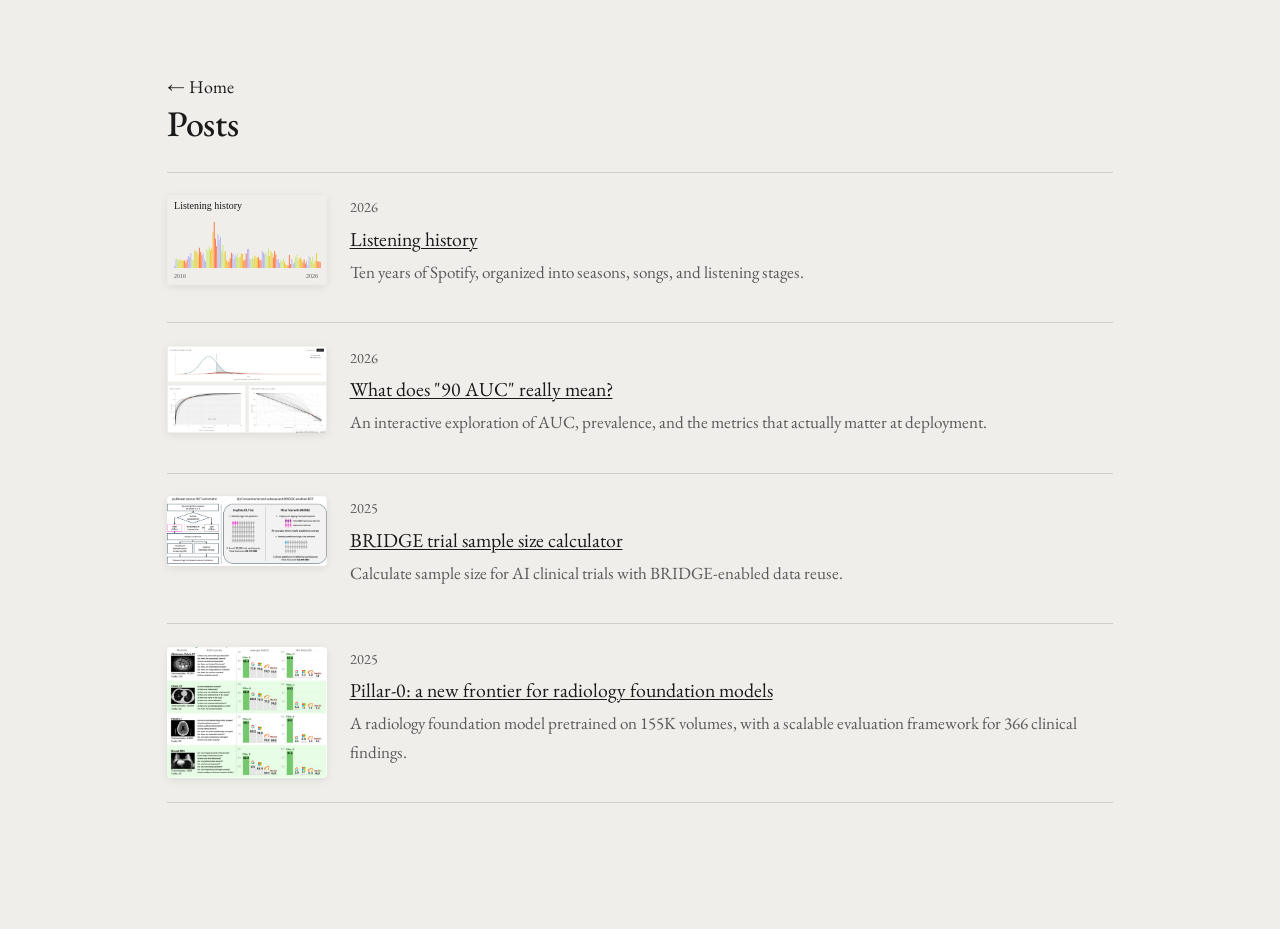
<file: posts/index.html>
<!DOCTYPE html>
<html lang="en">
<head>
  <meta charset="UTF-8">
  <meta name="viewport" content="width=device-width, initial-scale=1.0">
  <title>Posts — Michael Nercessian</title>
  <meta name="description" content="Posts by Michael Nercessian.">
  <link rel="icon" href="../favicon.svg" type="image/svg+xml">
  <link rel="stylesheet" href="../style.css">
  <link rel="preconnect" href="https://fonts.googleapis.com">
  <link rel="preconnect" href="https://fonts.gstatic.com" crossorigin>
  <link href="https://fonts.googleapis.com/css2?family=EB+Garamond:ital,wght@0,400;0,500;0,600;1,400;1,500&display=swap" rel="stylesheet">
  <style>
    h1 { margin-bottom: 1.5rem; }
    nav a { text-decoration: none; }
    .posts-list {
      list-style: none;
      border-top: 1px solid var(--rule);
    }
    .posts-list li {
      display: flex;
      gap: 1.25rem;
      align-items: flex-start;
      padding: 1.25rem 0;
      border-bottom: 1px solid var(--rule);
    }
    .post-thumb {
      width: 160px;
      min-width: 160px;
      border-radius: 4px;
      object-fit: cover;
      box-shadow: 0 2px 8px rgba(0, 0, 0, 0.08);
    }
    .post-info {
      flex: 1;
      min-width: 0;
    }
    .post-date {
      display: block;
      color: var(--text-secondary);
      font-size: 0.8rem;
      margin-bottom: 0.2rem;
    }
    .post-title {
      font-size: 1.1rem;
    }
    .post-description {
      color: var(--text-secondary);
      font-size: 0.95rem;
      margin-top: 0.15rem;
    }
    @media (max-width: 480px) {
      .posts-list li { flex-direction: column; gap: 0.75rem; }
      .post-thumb { width: 100%; min-width: 0; }
    }
  </style>
</head>
<body>
  <main>
    <nav><a href="../index.html">← Home</a></nav>

    <h1>Posts</h1>

    <section>
      <ul class="posts-list">
        <li>
          <img class="post-thumb" src="listening-history-thumb.svg" alt="Monthly listening hours, 2016–2026">
          <div class="post-info">
            <time class="post-date" datetime="2026">2026</time>
            <a class="post-title" href="/posts/listening-history/">Listening history</a>
            <p class="post-description">Ten years of Spotify, organized into seasons, songs, and listening stages.</p>
          </div>
        </li>
        <li>
          <img class="post-thumb" src="auc-thumb.png" alt="AUC interactive explorer screenshot">
          <div class="post-info">
            <time class="post-date" datetime="2026">2026</time>
            <a class="post-title" href="/auc/">What does "90 AUC" really mean?</a>
            <p class="post-description">An interactive exploration of AUC, prevalence, and the metrics that actually matter at deployment.</p>
          </div>
        </li>
        <li>
          <img class="post-thumb" src="../bridge-preview.png" alt="BRIDGE trial schematic">
          <div class="post-info">
            <time class="post-date" datetime="2025">2025</time>
            <a class="post-title" href="https://bridge-trials.org/" target="_blank" rel="noopener noreferrer">BRIDGE trial sample size calculator</a>
            <p class="post-description">Calculate sample size for AI clinical trials with BRIDGE-enabled data reuse.</p>
          </div>
        </li>
        <li>
          <img class="post-thumb" src="pillar0-thumb.png" alt="Pillar-0 results across modalities">
          <div class="post-info">
            <time class="post-date" datetime="2025">2025</time>
            <a class="post-title" href="https://yalalab.github.io/pillar-0/" target="_blank" rel="noopener noreferrer">Pillar-0: a new frontier for radiology foundation models</a>
            <p class="post-description">A radiology foundation model pretrained on 155K volumes, with a scalable evaluation framework for 366 clinical findings.</p>
          </div>
        </li>
      </ul>
    </section>

  </main>
</body>
</html>
</file>
<file: style.css>
:root {
  --bg: #f0eeeb;
  --text: #1a1a1a;
  --text-secondary: #5a5a5a;
  --link: #1a1a1a;
  --link-hover: #5a5a5a;
  --rule: #d0cec9;
}

* {
  margin: 0;
  padding: 0;
  box-sizing: border-box;
}

html {
  font-size: 18px;
}

body {
  font-family: 'EB Garamond', Georgia, serif;
  background: var(--bg);
  color: var(--text);
  line-height: 1.65;
  -webkit-font-smoothing: antialiased;
}

main {
  max-width: 1000px;
  margin: 0 auto;
  padding: 4rem 1.5rem 5rem;
}

header {
  margin-bottom: 2rem;
}

.headshot {
  width: 150px;
  height: 150px;
  border-radius: 50%;
  object-fit: cover;
  margin-bottom: 1.25rem;
  filter: grayscale(15%);
}

h1 {
  font-size: 2rem;
  font-weight: 500;
  letter-spacing: -0.01em;
  line-height: 1.2;
}

.titles {
  color: var(--text-secondary);
  margin-top: 0.3rem;
  font-size: 1rem;
  line-height: 1.5;
}

.links {
  color: var(--text-secondary);
  font-size: 0.95rem;
  margin-top: 0.3rem;
  margin-bottom: 0;
}

.bio {
  margin-bottom: 2rem;
}

section {
  margin-bottom: 2rem;
}

h2 {
  font-size: 0.85rem;
  font-weight: 500;
  text-transform: uppercase;
  letter-spacing: 0.08em;
  color: var(--text-secondary);
  margin-bottom: 1rem;
  padding-bottom: 0.5rem;
  border-bottom: 1px solid var(--rule);
}

p {
  margin-bottom: 0.75rem;
}

a {
  color: var(--link);
  text-decoration-thickness: 1px;
  text-underline-offset: 2px;
  transition: color 0.15s ease;
}

a:hover {
  color: var(--link-hover);
}

.papers-list {
  list-style: none;
}

.papers-list li {
  margin-bottom: 0.75rem;
}

.paper-item {
  position: relative;
  width: fit-content;
}

.paper-preview {
  display: none;
  position: absolute;
  left: 0;
  bottom: 100%;
  z-index: 10;
  padding-bottom: 0.5rem;
  pointer-events: none;
}

.paper-item:hover .paper-preview {
  display: block;
}

.paper-preview img {
  max-width: 300px;
  border-radius: 4px;
  box-shadow: 0 4px 20px rgba(0, 0, 0, 0.12);
}

.sep {
  color: var(--text-secondary);
  margin: 0 0.35rem;
}

footer hr {
  border: none;
  border-top: 1px solid var(--rule);
  margin-bottom: 1rem;
}

footer .links {
  margin-bottom: 0;
}

@media (max-width: 480px) {
  html {
    font-size: 16px;
  }

  main {
    padding: 4rem 1.25rem 6rem;
  }
}
</file>
